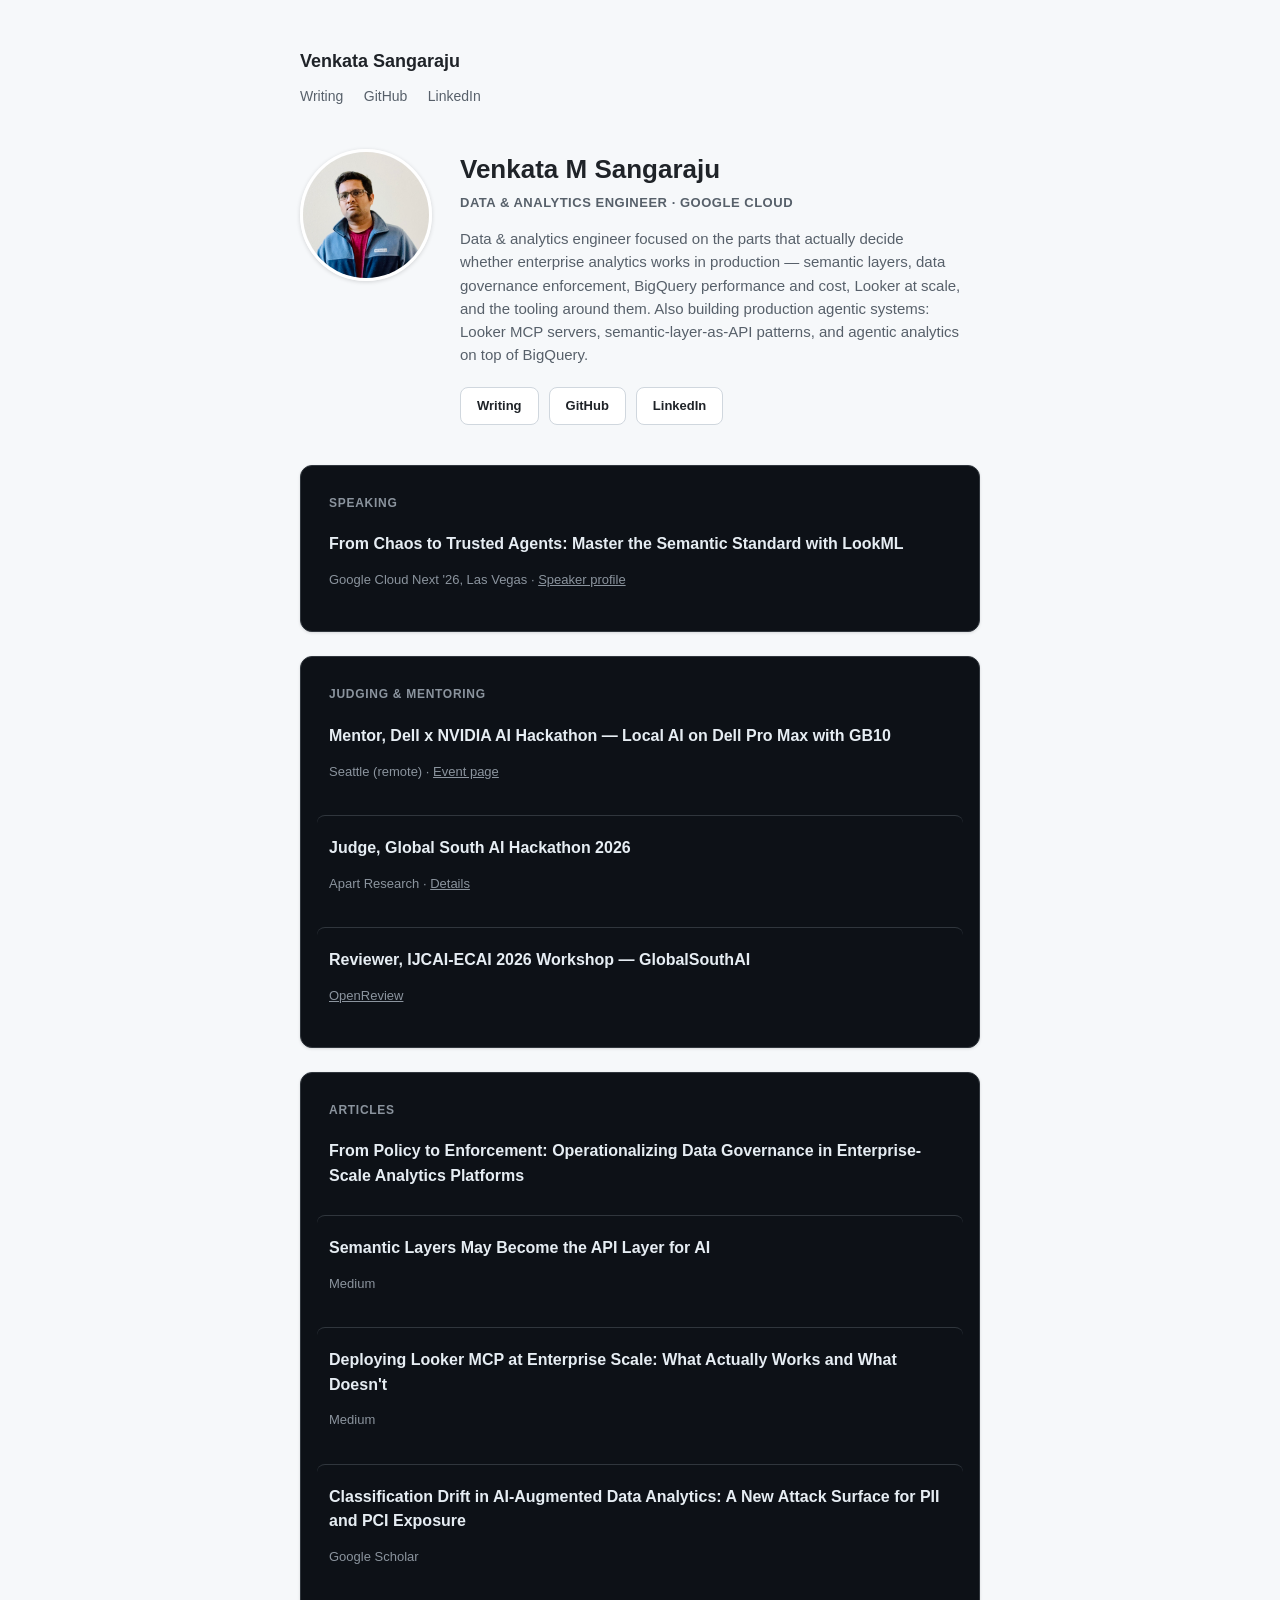
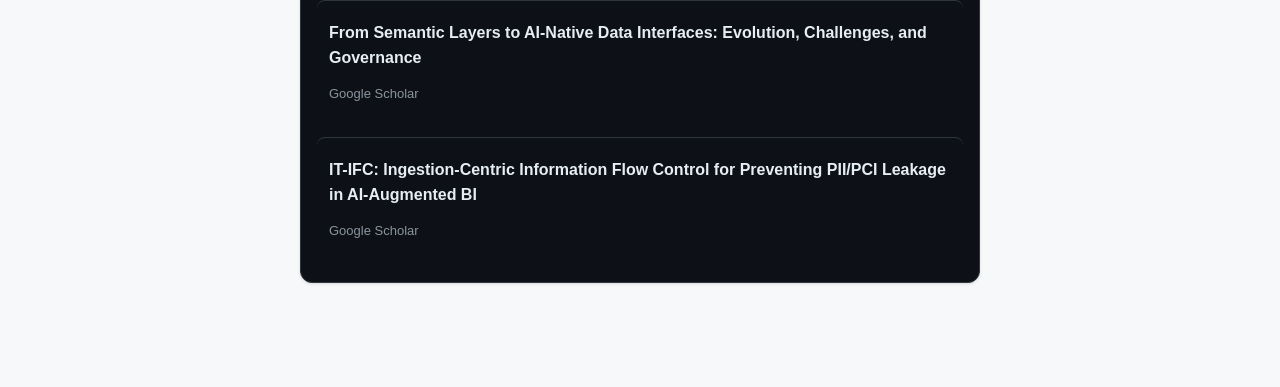
<file: index.html>
<!DOCTYPE html>
<html lang="en">
<head>
  <meta charset="UTF-8">
  <meta name="viewport" content="width=device-width, initial-scale=1">
  <title>Venkata Sangaraju</title>
  <link rel="stylesheet" href="style.css">
</head>
<body>

  <header class="site-header">
    <p class="name"><a href="index.html">Venkata Sangaraju</a></p>
    <nav class="site-nav">
      <a href="writing.html">Writing</a>
      <a href="https://github.com/sangaraju1988">GitHub</a>
      <a href="https://www.linkedin.com/in/venkata-manikanta-sangaraju-114b0995/">LinkedIn</a>
    </nav>
  </header>

  <section class="hero">
    <img class="avatar" src="assets/profile.jpg" alt="Venkata Sangaraju">
    <div class="hero-text">
      <h1 class="page-title">Venkata M Sangaraju</h1>
      <p class="hero-tagline">Data & Analytics Engineer · Google Cloud</p>
      <p class="page-bio">Data & analytics engineer focused on the parts that actually decide whether enterprise analytics works in production — semantic layers, data governance enforcement, BigQuery performance and cost, Looker at scale, and the tooling around them. Also building production agentic systems: Looker MCP servers, semantic-layer-as-API patterns, and agentic analytics on top of BigQuery.</p>
      <div class="hero-links">
        <a href="writing.html">Writing</a>
        <a href="https://github.com/sangaraju1988" target="_blank" rel="noopener">GitHub</a>
        <a href="https://www.linkedin.com/in/venkata-manikanta-sangaraju-114b0995/" target="_blank" rel="noopener">LinkedIn</a>
      </div>
    </div>
  </section>

  <main>

    <section class="section">
      <h2>Speaking</h2>
      <div class="entry">
        <p class="entry-title"><a href="https://www.googlecloudevents.com/next-vegas/session/3912242/from-chaos-to-trusted-agents-master-the-semantic-standard-with-lookml" target="_blank" rel="noopener">From Chaos to Trusted Agents: Master the Semantic Standard with LookML</a></p>
        <p class="entry-meta">Google Cloud Next '26, Las Vegas · <a href="https://www.googlecloudevents.com/next-vegas/speaker/2180843/venkata-sangaraju?i=E29OwuXn0RFOE-Ka5caFkPRO3y85I3TA" target="_blank" rel="noopener">Speaker profile</a></p>
      </div>
    </section>

    <section class="section">
      <h2>Judging &amp; Mentoring</h2>
      <div class="entry">
        <p class="entry-title">Mentor, Dell x NVIDIA AI Hackathon — Local AI on Dell Pro Max with GB10</p>
        <p class="entry-meta">Seattle (remote) · <a href="https://builderbase.com/v2/event/dell-x-nvidia-ai-hackathon-seattle" target="_blank" rel="noopener">Event page</a></p>
      </div>
      <div class="entry">
        <p class="entry-title">Judge, Global South AI Hackathon 2026</p>
        <p class="entry-meta">Apart Research · <a href="https://apartresearch.com/sprints/global-south-ais-hackathon-2026-06-19-to-2026-06-21#:~:text=financial%20DevOps%20environments.-,Venkata%20Sangaraju,-Judge" target="_blank" rel="noopener">Details</a></p>
      </div>
      <div class="entry">
        <p class="entry-title">Reviewer, IJCAI-ECAI 2026 Workshop — GlobalSouthAI</p>
        <p class="entry-meta"><a href="https://openreview.net/group?id=ijcai.org/IJCAI-ECAI/2026/Workshop/GlobalSouthAI/Reviewers&referrer=%5BHomepage%5D(%2F)" target="_blank" rel="noopener">OpenReview</a></p>
      </div>
    </section>

    <section class="section">
      <h2>Articles</h2>
      <div class="entry">
        <p class="entry-title"><a href="https://scholar.google.com/citations?user=N3pAzukAAAAJ&hl=en#:~:text=From%20Policy%20to%20Enforcement%3A%20Operationalizing%20Data%20Governance%20in%20Enterprise%2DScale%20Analytics%20Platforms" target="_blank" rel="noopener">From Policy to Enforcement: Operationalizing Data Governance in Enterprise-Scale Analytics Platforms</a></p>
      </div>
      <div class="entry">
        <p class="entry-title"><a href="https://medium.com/towards-artificial-intelligence/semantic-layers-may-become-the-api-layer-for-ai-8aac11345b25" target="_blank" rel="noopener">Semantic Layers May Become the API Layer for AI</a></p>
        <p class="entry-meta">Medium</p>
      </div>
      <div class="entry">
        <p class="entry-title"><a href="https://medium.com/towards-artificial-intelligence/deploying-looker-mcp-at-enterprise-scale-what-actually-works-and-what-doesnt-a40dd4bab3f3" target="_blank" rel="noopener">Deploying Looker MCP at Enterprise Scale: What Actually Works and What Doesn't</a></p>
        <p class="entry-meta">Medium</p>
      </div>
      <div class="entry">
        <p class="entry-title"><a href="https://scholar.google.com/citations?view_op=view_citation&hl=en&user=N3pAzukAAAAJ&citation_for_view=N3pAzukAAAAJ:qjMakFHDy7sC" target="_blank" rel="noopener">Classification Drift in AI-Augmented Data Analytics: A New Attack Surface for PII and PCI Exposure</a></p>
        <p class="entry-meta">Google Scholar</p>
      </div>
      <div class="entry">
        <p class="entry-title"><a href="https://scholar.google.com/citations?view_op=view_citation&hl=en&user=N3pAzukAAAAJ&citation_for_view=N3pAzukAAAAJ:u5HHmVD_uO8C" target="_blank" rel="noopener">From Semantic Layers to AI-Native Data Interfaces: Evolution, Challenges, and Governance</a></p>
        <p class="entry-meta">Google Scholar</p>
      </div>
      <div class="entry">
        <p class="entry-title"><a href="https://scholar.google.com/citations?view_op=view_citation&hl=en&user=N3pAzukAAAAJ&citation_for_view=N3pAzukAAAAJ:UeHWp8X0CEIC" target="_blank" rel="noopener">IT-IFC: Ingestion-Centric Information Flow Control for Preventing PII/PCI Leakage in AI-Augmented BI</a></p>
        <p class="entry-meta">Google Scholar</p>
      </div>
    </section>

  </main>

</body>
</html>
</file>
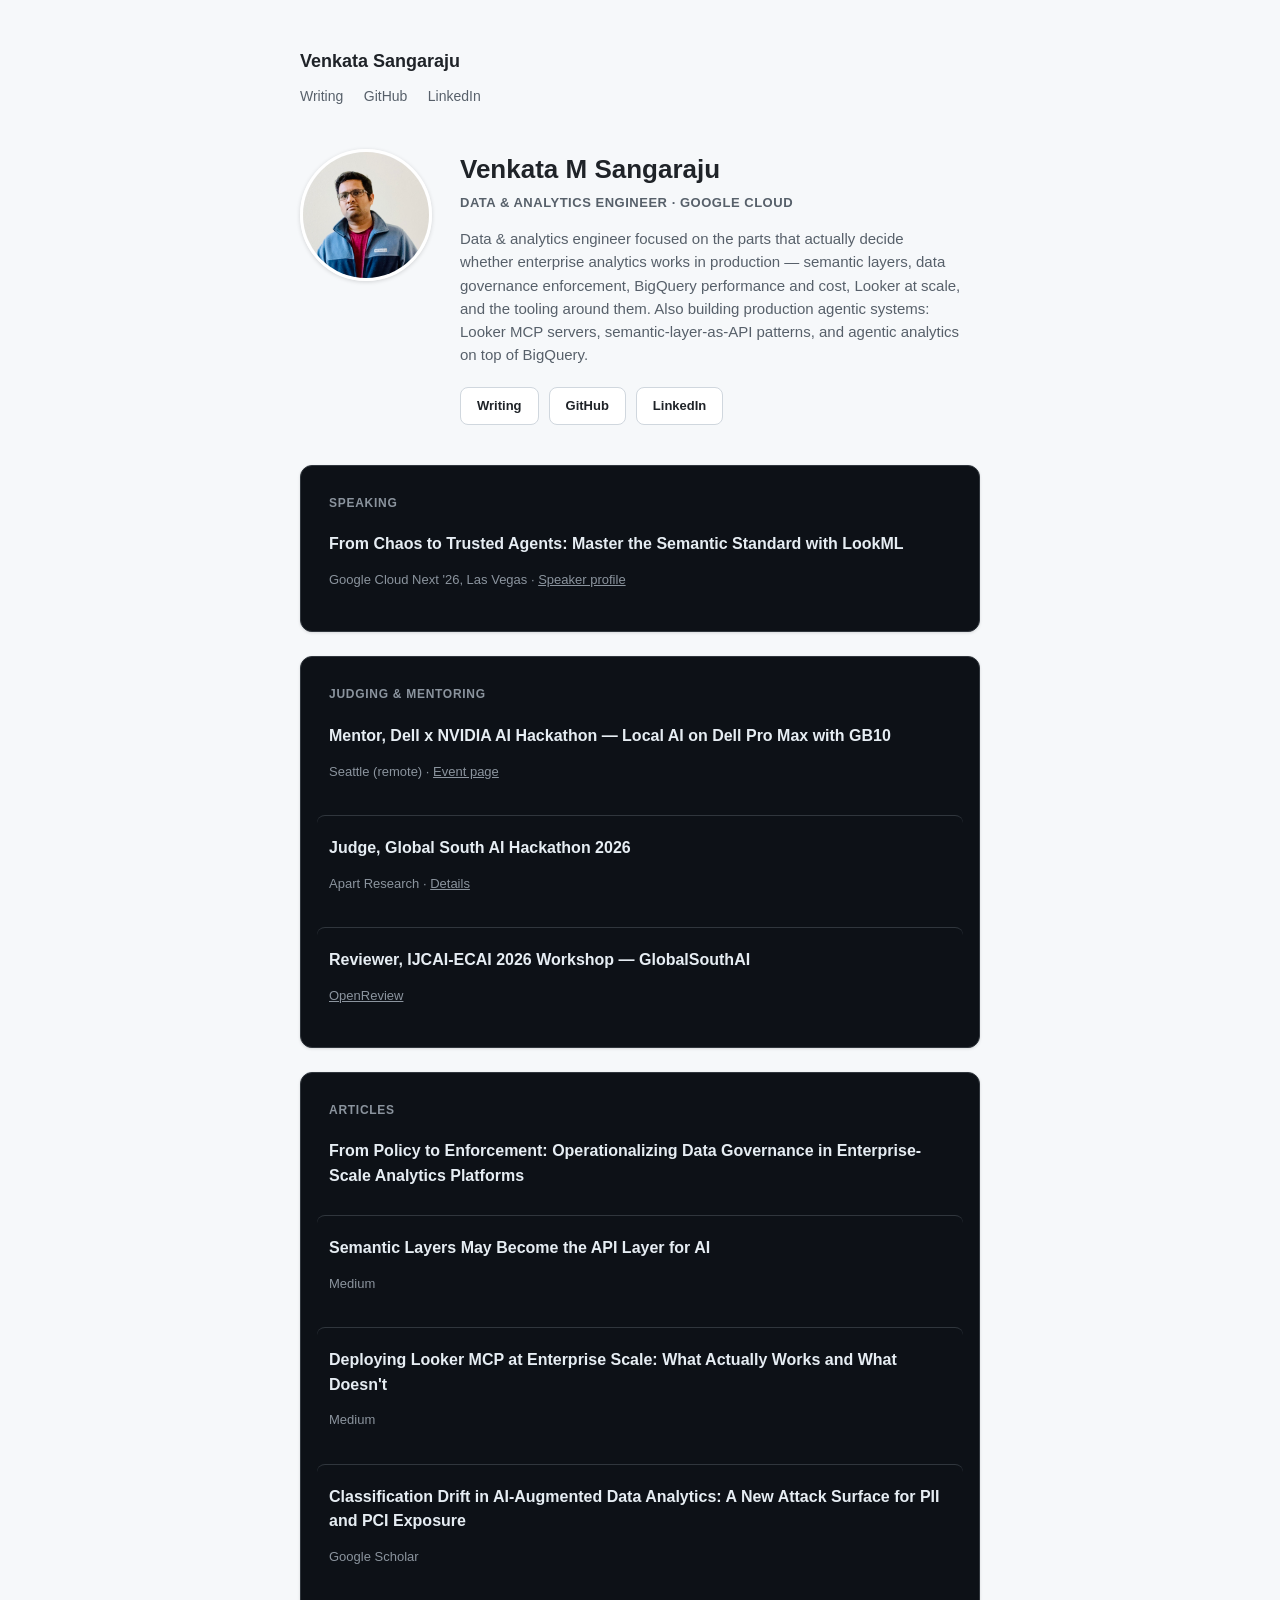
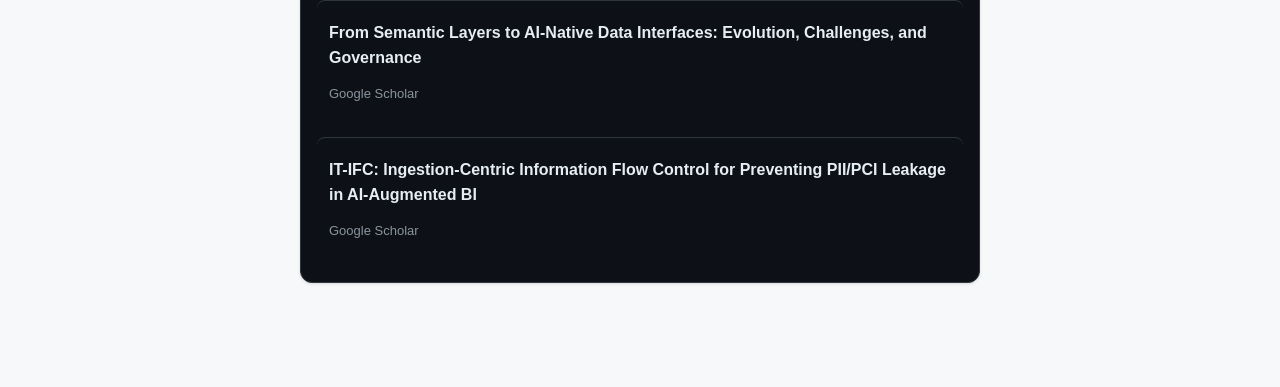
<file: portfolio.html>
<!DOCTYPE html>
<html lang="en">
<head>
  <meta charset="UTF-8">
  <meta http-equiv="refresh" content="0; url=index.html">
  <link rel="canonical" href="index.html">
  <title>Venkata Sangaraju</title>
</head>
<body>
  <p>This page has moved to <a href="index.html">the home page</a>.</p>
</body>
</html>
</file>
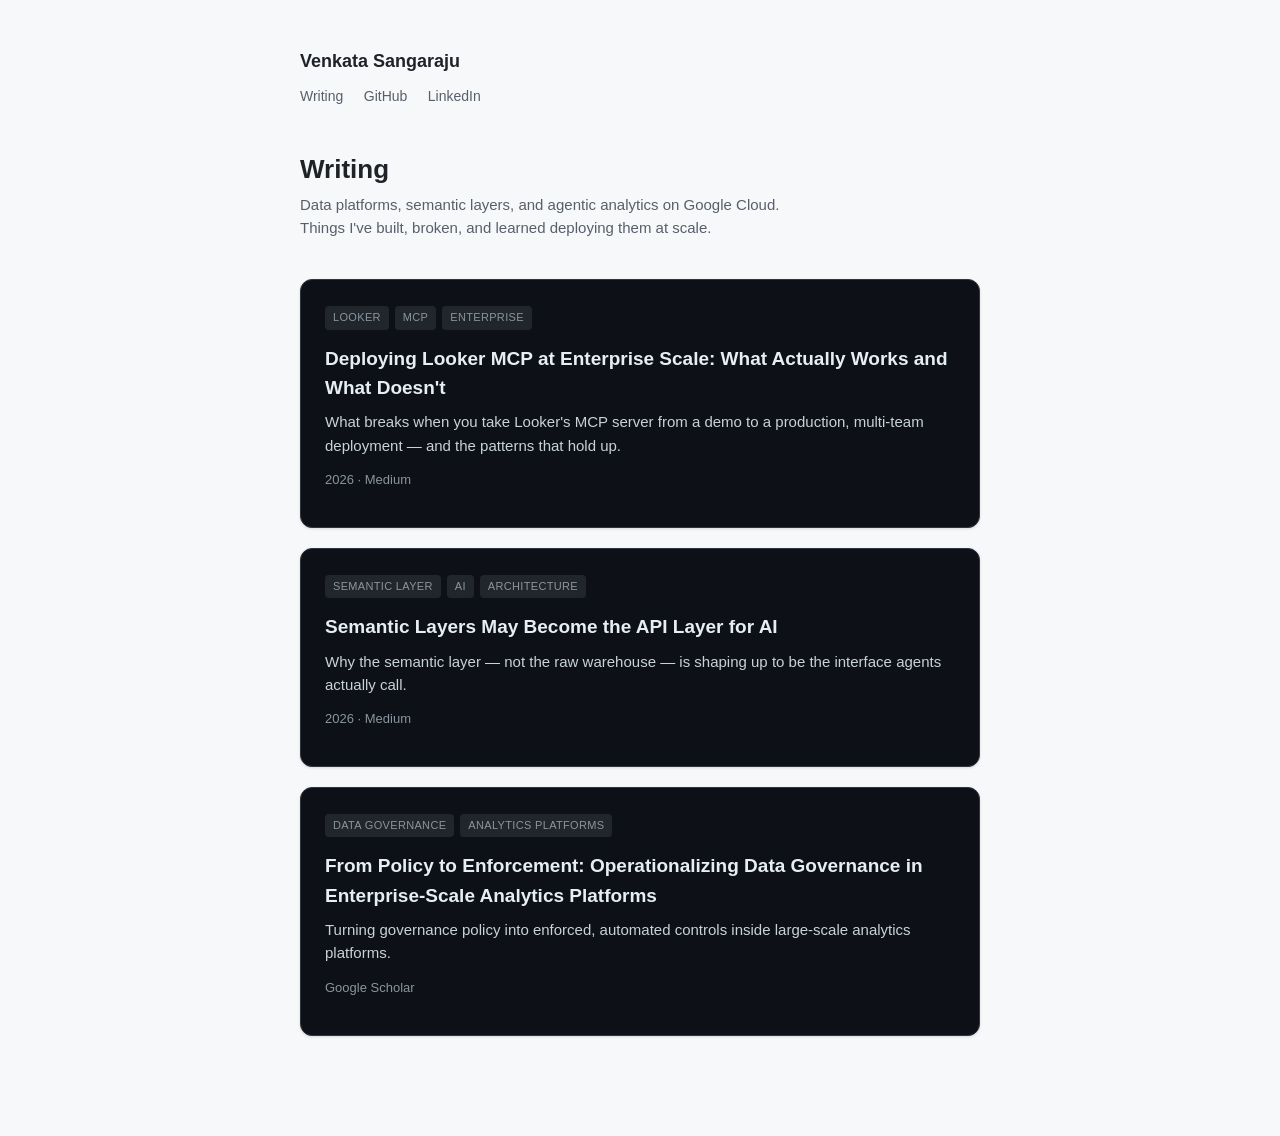
<file: writing.html>
<!DOCTYPE html>
<html lang="en">
<head>
  <meta charset="UTF-8">
  <meta name="viewport" content="width=device-width, initial-scale=1">
  <title>Writing — Venkata Sangaraju</title>
  <link rel="stylesheet" href="style.css">
</head>
<body>

  <header class="site-header">
    <p class="name"><a href="index.html">Venkata Sangaraju</a></p>
    <nav class="site-nav">
      <a href="writing.html">Writing</a>
      <a href="https://github.com/sangaraju1988">GitHub</a>
      <a href="https://www.linkedin.com/in/venkata-manikanta-sangaraju-114b0995/">LinkedIn</a>
    </nav>
  </header>

  <h1 class="page-title">Writing</h1>
  <p class="page-subtitle">Data platforms, semantic layers, and agentic analytics on Google Cloud. Things I've built, broken, and learned deploying them at scale.</p>

  <main>

    <div class="post">
      <div class="tags"><span>looker</span><span>mcp</span><span>enterprise</span></div>
      <h3><a href="https://medium.com/towards-artificial-intelligence/deploying-looker-mcp-at-enterprise-scale-what-actually-works-and-what-doesnt-a40dd4bab3f3" target="_blank" rel="noopener">Deploying Looker MCP at Enterprise Scale: What Actually Works and What Doesn't</a></h3>
      <p class="excerpt">What breaks when you take Looker's MCP server from a demo to a production, multi-team deployment — and the patterns that hold up.</p>
      <p class="meta">2026 · Medium</p>
    </div>

    <div class="post">
      <div class="tags"><span>semantic layer</span><span>ai</span><span>architecture</span></div>
      <h3><a href="https://medium.com/towards-artificial-intelligence/semantic-layers-may-become-the-api-layer-for-ai-8aac11345b25" target="_blank" rel="noopener">Semantic Layers May Become the API Layer for AI</a></h3>
      <p class="excerpt">Why the semantic layer — not the raw warehouse — is shaping up to be the interface agents actually call.</p>
      <p class="meta">2026 · Medium</p>
    </div>

    <div class="post">
      <div class="tags"><span>data governance</span><span>analytics platforms</span></div>
      <h3><a href="https://scholar.google.com/citations?user=N3pAzukAAAAJ&hl=en" target="_blank" rel="noopener">From Policy to Enforcement: Operationalizing Data Governance in Enterprise-Scale Analytics Platforms</a></h3>
      <p class="excerpt">Turning governance policy into enforced, automated controls inside large-scale analytics platforms.</p>
      <p class="meta">Google Scholar</p>
    </div>

    <!--
      TEMPLATE — copy this block for each new post, newest at the top.
      Point href either at an external link (Medium/dev.to/Scholar) or a local
      file like "posts/my-new-post.html" if you write it directly on this site.
    -->
    <!--
    <div class="post">
      <div class="tags"><span>tag1</span><span>tag2</span></div>
      <h3><a href="posts/my-new-post.html">Post Title</a></h3>
      <p class="excerpt">One or two sentence summary of the post.</p>
      <p class="meta">Month Year · read time</p>
    </div>
    -->

  </main>

</body>
</html>
</file>
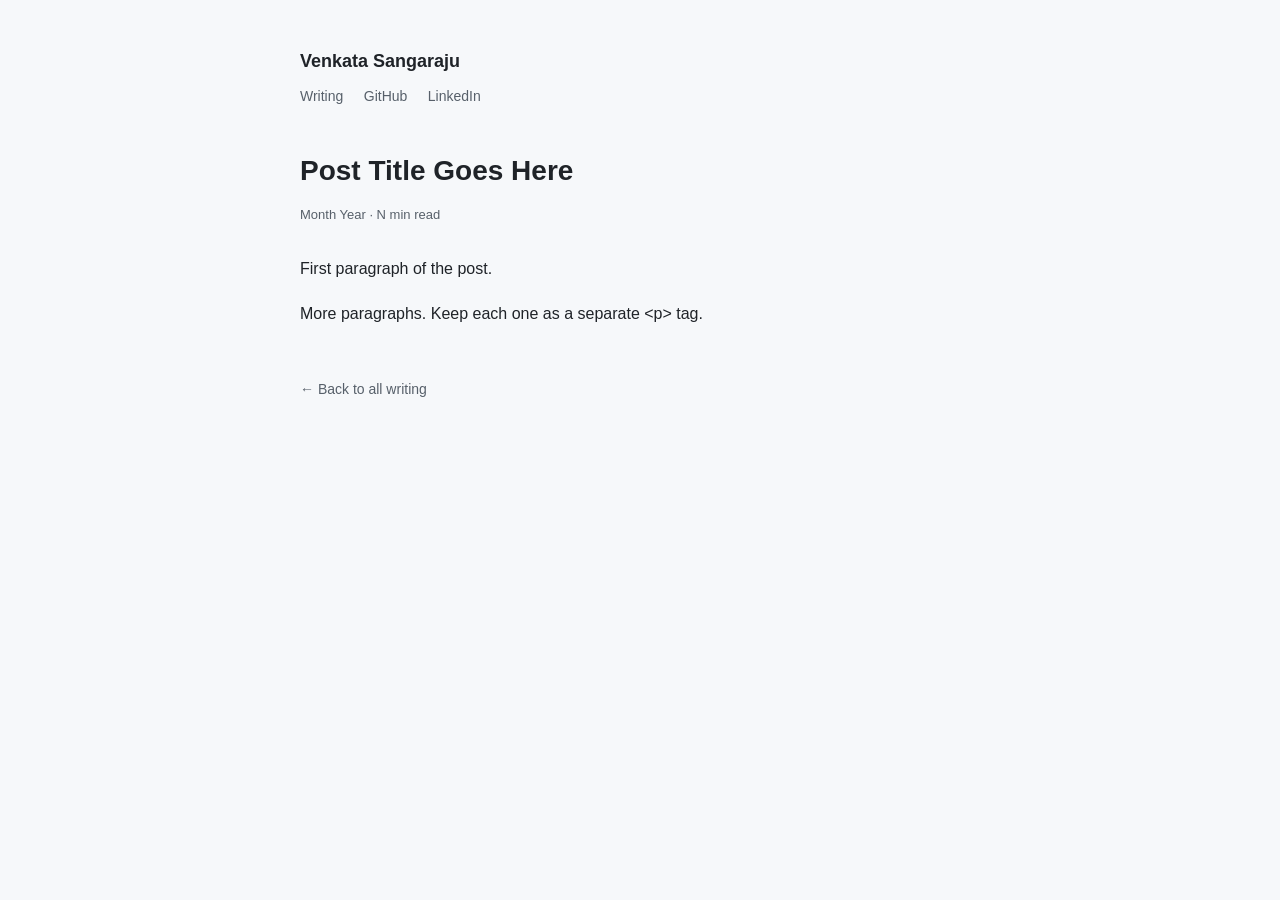
<file: posts/_template.html>
<!DOCTYPE html>
<html lang="en">
<head>
  <meta charset="UTF-8">
  <meta name="viewport" content="width=device-width, initial-scale=1">
  <title>Post Title — Venkata Sangaraju</title>
  <link rel="stylesheet" href="../style.css">
</head>
<body>

  <header class="site-header">
    <p class="name"><a href="../index.html">Venkata Sangaraju</a></p>
    <nav class="site-nav">
      <a href="../writing.html">Writing</a>
      <a href="https://github.com/sangaraju1988">GitHub</a>
      <a href="https://www.linkedin.com/in/venkata-manikanta-sangaraju-114b0995/">LinkedIn</a>
    </nav>
  </header>

  <article class="post-full">
    <h1>Post Title Goes Here</h1>
    <p class="meta">Month Year · N min read</p>

    <p>First paragraph of the post.</p>

    <p>More paragraphs. Keep each one as a separate &lt;p&gt; tag.</p>

  </article>

  <a class="back-link" href="../writing.html">&larr; Back to all writing</a>

</body>
</html>
</file>
<file: style.css>
:root {
  --page-bg: #f6f8fa;
  --page-text: #1f2328;
  --page-muted: #57606a;
  --page-border: #d0d7de;

  --card-bg: #0d1117;
  --card-hover: #161b22;
  --card-text: #e6edf3;
  --card-muted: #8b949e;
  --card-border: #30363d;
  --tag-bg: #21262d;

  --max-width: 720px;
}

* { box-sizing: border-box; }

body {
  font-family: -apple-system, BlinkMacSystemFont, "Segoe UI", Helvetica, Arial, sans-serif;
  background: var(--page-bg);
  color: var(--page-text);
  max-width: var(--max-width);
  margin: 0 auto;
  padding: 48px 20px 80px;
  line-height: 1.55;
}

header.site-header {
  margin-bottom: 40px;
}

header.site-header .name {
  font-size: 18px;
  font-weight: 700;
  margin: 0 0 8px;
}

header.site-header .name a {
  color: var(--page-text);
  text-decoration: none;
}

nav.site-nav a {
  color: var(--page-muted);
  text-decoration: none;
  margin-right: 16px;
  font-size: 14px;
}

nav.site-nav a:hover {
  color: var(--page-text);
  text-decoration: underline;
}

h1.page-title {
  font-size: 26px;
  margin: 32px 0 4px;
  color: var(--page-text);
}

p.page-subtitle,
p.page-bio {
  color: var(--page-muted);
  font-size: 15px;
  margin: 0 0 40px;
  max-width: 60ch;
}

/* Hero (Home page only): photo + name + tagline + bio + CTA buttons */
.hero {
  display: flex;
  align-items: flex-start;
  gap: 28px;
  margin-bottom: 8px;
}

.hero .avatar {
  width: 132px;
  height: 132px;
  border-radius: 50%;
  object-fit: cover;
  border: 3px solid #ffffff;
  box-shadow: 0 1px 4px rgba(0, 0, 0, 0.15);
  flex-shrink: 0;
}

.hero-text {
  flex: 1;
  min-width: 0;
}

.hero-text .page-title {
  margin: 0 0 4px;
}

.hero-tagline {
  color: var(--page-muted);
  font-weight: 600;
  font-size: 13px;
  text-transform: uppercase;
  letter-spacing: 0.04em;
  margin: 0 0 14px;
}

.hero-text .page-bio {
  margin: 0 0 20px;
}

.hero-links {
  display: flex;
  flex-wrap: wrap;
  gap: 10px;
  margin: 0 0 32px;
}

.hero-links a {
  display: inline-block;
  padding: 8px 16px;
  border: 1px solid var(--page-border);
  border-radius: 8px;
  background: #ffffff;
  color: var(--page-text);
  text-decoration: none;
  font-size: 13px;
  font-weight: 600;
  transition: background 0.15s ease, color 0.15s ease, border-color 0.15s ease;
}

.hero-links a:hover {
  background: var(--card-bg);
  color: var(--card-text);
  border-color: var(--card-bg);
}

@media (max-width: 520px) {
  .hero {
    flex-direction: column;
    align-items: center;
    text-align: center;
  }

  .hero-links {
    justify-content: center;
  }
}

/* ---- Cards: used for both blog post previews (Writing) and
   portfolio sections (Home) — dark tiles on the light page ---- */

.post {
  background: var(--card-bg);
  border: 1px solid var(--card-border);
  border-radius: 12px;
  padding: 24px 24px;
  margin-bottom: 20px;
  box-shadow: 0 1px 3px rgba(0, 0, 0, 0.12);
  transition: box-shadow 0.15s ease, transform 0.15s ease;
}

.post:hover {
  box-shadow: 0 4px 10px rgba(0, 0, 0, 0.18);
  transform: translateY(-1px);
}

.tags {
  margin-bottom: 10px;
}

.tags span {
  display: inline-block;
  background: var(--tag-bg);
  color: var(--card-muted);
  font-size: 11px;
  text-transform: uppercase;
  letter-spacing: 0.03em;
  padding: 3px 8px;
  border-radius: 4px;
  margin-right: 6px;
  margin-bottom: 4px;
}

.post h3 {
  margin: 0 0 8px;
  font-size: 19px;
}

.post h3 a {
  color: var(--card-text);
  text-decoration: none;
}

.post h3 a:hover {
  text-decoration: underline;
}

.post p.excerpt {
  margin: 0 0 8px;
  color: #c9d1d9;
  font-size: 15px;
}

.post .meta {
  color: var(--card-muted);
  font-size: 13px;
}

/* Single post reading page — plain, light, optimized for reading */
article.post-full h1 {
  font-size: 28px;
  margin-bottom: 8px;
  color: var(--page-text);
}

article.post-full .meta {
  color: var(--page-muted);
  font-size: 13px;
  margin-bottom: 32px;
}

article.post-full p {
  font-size: 16px;
  margin-bottom: 20px;
  color: var(--page-text);
}

a.back-link {
  display: inline-block;
  margin-top: 32px;
  font-size: 14px;
  color: var(--page-muted);
  text-decoration: none;
}

a.back-link:hover {
  text-decoration: underline;
}

/* Home / portfolio sections */
.section {
  background: var(--card-bg);
  border: 1px solid var(--card-border);
  border-radius: 12px;
  padding: 28px 28px 8px;
  margin-bottom: 24px;
  box-shadow: 0 1px 3px rgba(0, 0, 0, 0.12);
}

.section h2 {
  font-size: 12px;
  font-weight: 700;
  text-transform: uppercase;
  letter-spacing: 0.06em;
  color: var(--card-muted);
  margin: 0 0 4px;
}

.entry {
  padding: 20px 12px;
  margin: 0 -12px;
  border-top: 1px solid var(--card-border);
  border-radius: 8px;
  transition: background 0.15s ease;
}

.section h2 + .entry {
  border-top: none;
  padding-top: 16px;
}

.entry:hover {
  background: var(--card-hover);
}

.entry .entry-title {
  font-size: 16px;
  font-weight: 600;
  margin: 0 0 6px;
  color: var(--card-text);
}

.entry .entry-title a {
  color: var(--card-text);
  text-decoration: none;
}

.entry .entry-title a:hover {
  text-decoration: underline;
}

.entry .entry-meta {
  color: var(--card-muted);
  font-size: 13px;
}

.entry .entry-meta a {
  color: var(--card-muted);
}

.entry .entry-meta a:hover {
  color: var(--card-text);
}
</file>
